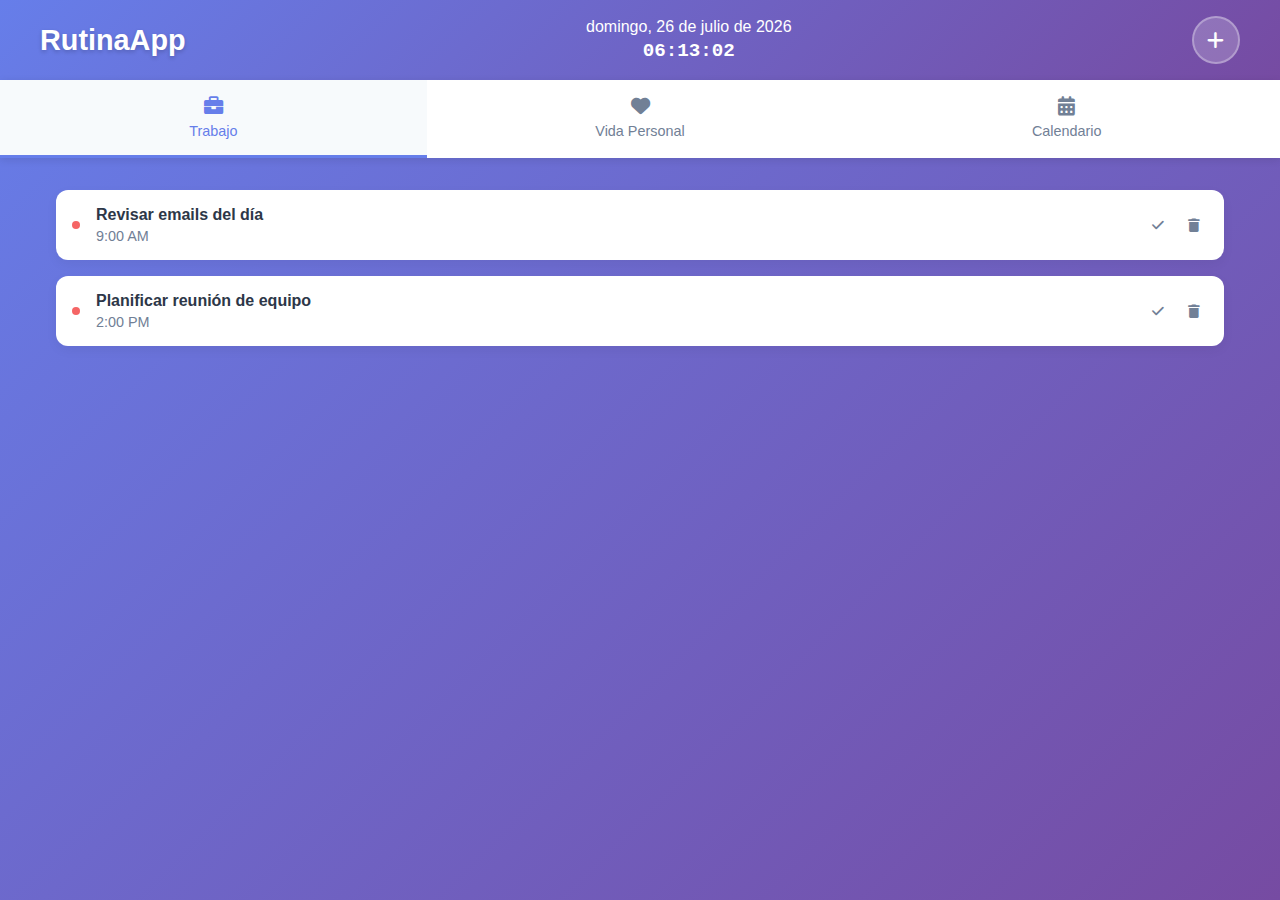
<file: index.html>
<!DOCTYPE html>
<html lang="es">
<head>
    <meta charset="UTF-8">
    <meta name="viewport" content="width=device-width, initial-scale=1.0">
    <title>RutinaApp - Organiza tu día</title>
    
    <!-- PWA Meta Tags -->
    <meta name="theme-color" content="#667eea">
    <meta name="apple-mobile-web-app-capable" content="yes">
    <meta name="apple-mobile-web-app-status-bar-style" content="default">
    <meta name="apple-mobile-web-app-title" content="RutinaApp">
    <link rel="apple-touch-icon" href="data:image/svg+xml,<svg xmlns='http://www.w3.org/2000/svg' viewBox='0 0 100 100'><text y='.9em' font-size='90'>📱</text></svg>">
    
    <!-- Manifest -->
    <link rel="manifest" href="manifest.json">
    
    <!-- Font Awesome -->
    <link rel="stylesheet" href="https://cdnjs.cloudflare.com/ajax/libs/font-awesome/6.0.0/css/all.min.css">
    
    <!-- Styles -->
    <link rel="stylesheet" href="styles.css">
</head>
<body>
    <!-- Header -->
    <header class="header">
        <div class="header-content">
            <h1 class="app-title">RutinaApp</h1>
            <div class="date-info">
                <div id="currentDate">Cargando...</div>
                <div id="currentTime">Cargando...</div>
            </div>
            <button class="add-task-btn" id="addTaskBtn">
                <i class="fas fa-plus"></i>
            </button>
        </div>
    </header>

    <!-- Navigation Tabs -->
    <nav class="tabs">
        <button class="tab-btn active" data-tab="work">
            <i class="fas fa-briefcase"></i>
            Trabajo
        </button>
        <button class="tab-btn" data-tab="life">
            <i class="fas fa-heart"></i>
            Vida Personal
        </button>
        <button class="tab-btn" data-tab="calendar">
            <i class="fas fa-calendar-alt"></i>
            Calendario
        </button>
    </nav>

    <!-- Tab Content -->
    <main class="main-content">
        <!-- Work Tab -->
        <div id="work-content" class="tab-content active">
            <div class="tasks-container" id="work-tasks"></div>
            <div id="emptyState" class="empty-state" style="display: none;"></div>
        </div>

        <!-- Life Tab -->
        <div id="life-content" class="tab-content">
            <div class="tasks-container" id="life-tasks"></div>
            <div id="emptyState" class="empty-state" style="display: none;"></div>
        </div>

        <!-- Calendar Tab -->
        <div id="calendar-content" class="tab-content">
            <!-- Today's Events -->
            <div class="calendar-section">
                <h3><i class="fas fa-calendar-day"></i> Eventos de Hoy</h3>
                <div id="todayEvents"></div>
            </div>

            <!-- Quick Actions -->
            <div class="calendar-section">
                <h3><i class="fas fa-bolt"></i> Acciones Rápidas</h3>
                <div class="quick-actions">
                    <button class="quick-action-btn work-schedule" id="addWorkScheduleBtn">
                        <i class="fas fa-clock"></i>
                        Horario de Trabajo 6x4
                    </button>
                    <button class="quick-action-btn weekly-meeting" id="addWeeklyMeetingBtn">
                        <i class="fas fa-users"></i>
                        Reunión Semanal
                    </button>
                </div>
            </div>

            <!-- Calendar View -->
            <div class="calendar-section">
                <h3><i class="fas fa-calendar-alt"></i> Vista del Calendario</h3>
                <div class="calendar-view">
                    <div class="calendar-header">
                        <button class="calendar-nav" id="prevMonth">
                            <i class="fas fa-chevron-left"></i>
                        </button>
                        <div class="current-month" id="currentMonth">Agosto 2025</div>
                        <button class="calendar-nav" id="nextMonth">
                            <i class="fas fa-chevron-right"></i>
                        </button>
                    </div>
                    <div class="calendar-grid" id="calendarGrid"></div>
                </div>
            </div>

            <!-- Selected Day Events -->
            <div class="calendar-section" id="selectedDayEvents" style="display: none;">
                <h3><i class="fas fa-calendar-day"></i> Eventos del día seleccionado</h3>
                <div class="events-list" id="selectedDayEventsList"></div>
            </div>

            <!-- Upcoming Events -->
            <div class="calendar-section">
                <h3><i class="fas fa-calendar-week"></i> Próximos Eventos</h3>
                <div class="events-list" id="upcomingEvents"></div>
            </div>
        </div>
    </main>

    <!-- Task Modal -->
    <div class="modal" id="taskModal">
        <div class="modal-content">
            <div class="modal-header">
                <h2>Nueva Tarea</h2>
                <button class="close-btn" id="closeModal">
                    <i class="fas fa-times"></i>
                </button>
            </div>
            <form id="taskForm">
                <div class="form-group">
                    <label for="taskTitle">Título</label>
                    <input type="text" id="taskTitle" required>
                </div>
                <div class="form-group">
                    <label for="taskCategory">Categoría</label>
                    <select id="taskCategory" required>
                        <option value="">Selecciona categoría</option>
                        <option value="work">Trabajo</option>
                        <option value="life">Vida Personal</option>
                    </select>
                </div>
                <div class="form-group">
                    <label for="taskTime">Hora</label>
                    <input type="time" id="taskTime" required>
                </div>
                <div class="form-group">
                    <label for="taskPriority">Prioridad</label>
                    <select id="taskPriority" required>
                        <option value="">Selecciona prioridad</option>
                        <option value="low">Baja</option>
                        <option value="medium">Media</option>
                        <option value="high">Alta</option>
                    </select>
                </div>
                
                <div class="form-group">
                    <label for="taskRecurring">¿Es una tarea recurrente?</label>
                    <select id="taskRecurring" onchange="toggleRecurringOptions()">
                        <option value="no">No, solo una vez</option>
                        <option value="yes">Sí, semanalmente</option>
                    </select>
                </div>
                
                <div id="recurringOptions" class="form-group" style="display: none;">
                    <label>Días de la semana:</label>
                    <div class="weekday-checkboxes">
                        <label class="checkbox-item">
                            <input type="checkbox" value="0"> Domingo
                        </label>
                        <label class="checkbox-item">
                            <input type="checkbox" value="1"> Lunes
                        </label>
                        <label class="checkbox-item">
                            <input type="checkbox" value="2"> Martes
                        </label>
                        <label class="checkbox-item">
                            <input type="checkbox" value="3"> Miércoles
                        </label>
                        <label class="checkbox-item">
                            <input type="checkbox" value="4"> Jueves
                        </label>
                        <label class="checkbox-item">
                            <input type="checkbox" value="5"> Viernes
                        </label>
                        <label class="checkbox-item">
                            <input type="checkbox" value="6"> Sábado
                        </label>
                    </div>
                </div>
                
                <div class="form-actions">
                    <button type="button" class="btn-secondary" id="cancelBtn">Cancelar</button>
                    <button type="submit" class="btn-primary">Crear Tarea</button>
                </div>
            </form>
        </div>
    </div>

    <!-- Work Schedule Modal -->
    <div class="modal" id="workScheduleModal">
        <div class="modal-content">
            <div class="modal-header">
                <h2>Configurar Horario de Trabajo 6x4</h2>
                <button class="close-btn" id="closeWorkScheduleModal">
                    <i class="fas fa-times"></i>
                </button>
            </div>
            <form id="workScheduleForm">
                <div class="form-group">
                    <label for="workStartDate">Fecha de inicio</label>
                    <input type="date" id="workStartDate" required>
                </div>
                <div class="form-group">
                    <label for="workStartTime">Hora de inicio</label>
                    <input type="time" id="workStartTime" required>
                </div>
                <div class="form-group">
                    <label for="workDescription">Descripción</label>
                    <input type="text" id="workDescription" placeholder="Ej: Turno de trabajo" required>
                </div>
                <div class="form-actions">
                    <button type="button" class="btn-secondary" id="cancelWorkSchedule">Cancelar</button>
                    <button type="submit" class="btn-primary">Configurar Horario</button>
                </div>
            </form>
        </div>
    </div>

    <!-- Weekly Meeting Modal -->
    <div class="modal" id="weeklyMeetingModal">
        <div class="modal-content">
            <div class="modal-header">
                <h2>Configurar Reunión Semanal</h2>
                <button class="close-btn" id="closeWeeklyMeetingModal">
                    <i class="fas fa-times"></i>
                </button>
            </div>
            <form id="weeklyMeetingForm">
                <div class="form-group">
                    <label>Días de la semana:</label>
                    <div class="weekday-checkboxes">
                        <label class="checkbox-item">
                            <input type="checkbox" value="0"> Domingo
                        </label>
                        <label class="checkbox-item">
                            <input type="checkbox" value="1"> Lunes
                        </label>
                        <label class="checkbox-item">
                            <input type="checkbox" value="2"> Martes
                        </label>
                        <label class="checkbox-item">
                            <input type="checkbox" value="3"> Miércoles
                        </label>
                        <label class="checkbox-item">
                            <input type="checkbox" value="4"> Jueves
                        </label>
                        <label class="checkbox-item">
                            <input type="checkbox" value="5"> Viernes
                        </label>
                        <label class="checkbox-item">
                            <input type="checkbox" value="6"> Sábado
                        </label>
                    </div>
                </div>
                <div class="form-group">
                    <label for="meetingTime">Hora de la reunión</label>
                    <input type="time" id="meetingTime" required>
                </div>
                <div class="form-group">
                    <label for="meetingDescription">Descripción</label>
                    <input type="text" id="meetingDescription" placeholder="Ej: Reunión de equipo" required>
                </div>
                <div class="form-actions">
                    <button type="button" class="btn-secondary" id="cancelWeeklyMeeting">Cancelar</button>
                    <button type="submit" class="btn-primary">Configurar Reunión</button>
                </div>
            </form>
        </div>
    </div>

    <!-- Scripts -->
    <script src="script.js" defer></script>
</body>
</html>
</file>
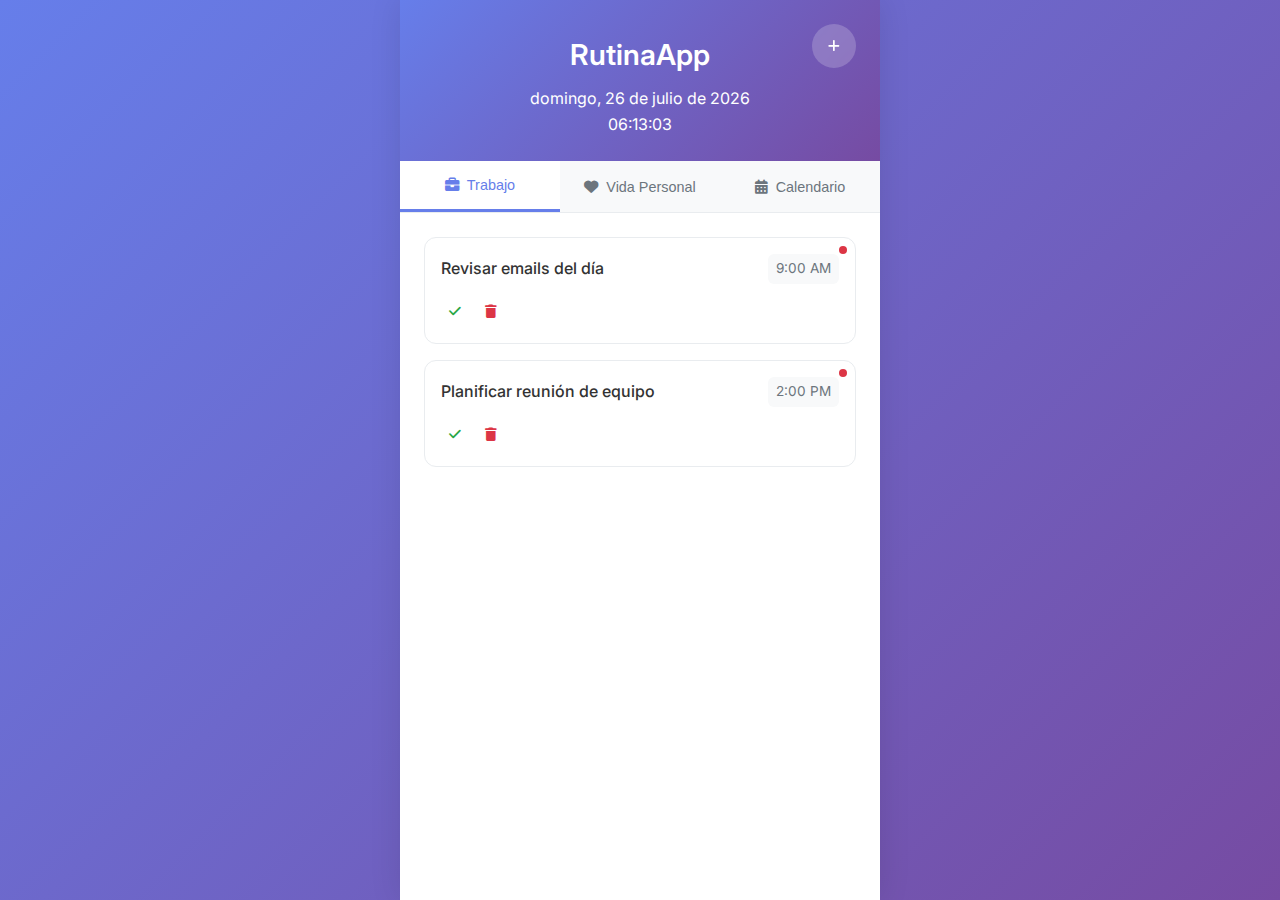
<file: index_new.html>
<!DOCTYPE html>
<html lang="es">
<head>
    <meta charset="UTF-8">
    <meta name="viewport" content="width=device-width, initial-scale=1.0">
    <title>RutinaApp - Gestor de Rutinas</title>
    
    <!-- PWA Meta Tags -->
    <meta name="theme-color" content="#667eea">
    <meta name="apple-mobile-web-app-capable" content="yes">
    <meta name="apple-mobile-web-app-status-bar-style" content="default">
    <meta name="apple-mobile-web-app-title" content="RutinaApp">
    <meta name="description" content="Aplicación minimalista para gestionar rutinas de trabajo y vida personal">
    
    <!-- PWA Links -->
    <link rel="manifest" href="manifest.json">
    <link rel="apple-touch-icon" href="[data-uri]">
    
    <!-- Styles -->
    <link rel="stylesheet" href="styles_new.css">
    <link href="https://fonts.googleapis.com/css2?family=Inter:wght@300;400;500;600&display=swap" rel="stylesheet">
    <link rel="stylesheet" href="https://cdnjs.cloudflare.com/ajax/libs/font-awesome/6.0.0/css/all.min.css">
</head>
<body>
    <div class="app-container">
        <!-- Header -->
        <header class="header">
            <div class="header-content">
                <h1>RutinaApp</h1>
                <div class="date-info" id="dateInfo">
                    <div class="current-date" id="currentDate">Cargando...</div>
                    <div class="current-time" id="currentTime">--:--</div>
                </div>
            </div>
            <button class="add-btn" id="addTaskBtn">
                <i class="fas fa-plus"></i>
            </button>
        </header>

        <!-- Tabs -->
        <div class="tabs">
            <button class="tab-btn active" data-tab="work">
                <i class="fas fa-briefcase"></i>
                Trabajo
            </button>
            <button class="tab-btn" data-tab="life">
                <i class="fas fa-heart"></i>
                Vida Personal
            </button>
            <button class="tab-btn" data-tab="calendar">
                <i class="fas fa-calendar-alt"></i>
                Calendario
            </button>
        </div>

        <!-- Content -->
        <main class="content">
            <!-- Work Tab -->
            <div class="tab-content active" id="work-content">
                <div class="tasks-container" id="work-tasks">
                    <!-- Tasks will be added here dynamically -->
                </div>
            </div>

            <!-- Life Tab -->
            <div class="tab-content" id="life-content">
                <div class="tasks-container" id="life-tasks">
                    <!-- Tasks will be added here dynamically -->
                </div>
            </div>

            <!-- Calendar Tab -->
            <div class="tab-content" id="calendar-content">
                <!-- Today's Events -->
                <div class="today-events">
                    <h3><i class="fas fa-bell"></i> Eventos de Hoy</h3>
                    <div class="events-container" id="todayEvents">
                        <!-- Today's events will be shown here -->
                    </div>
                </div>

                <!-- Quick Actions -->
                <div class="calendar-section">
                    <h3><i class="fas fa-bolt"></i> Acciones Rápidas</h3>
                    <div class="quick-actions">
                        <button id="addWorkScheduleBtn" class="quick-action-btn work-schedule">
                            <i class="fas fa-clock"></i>
                            Horario de Trabajo 6x4
                        </button>
                        <button id="addWeeklyMeetingBtn" class="quick-action-btn weekly-meeting">
                            <i class="fas fa-users"></i>
                            Reunión Semanal
                        </button>
                    </div>
                </div>

                <!-- Calendar View -->
                <div class="calendar-section">
                    <h3><i class="fas fa-calendar-alt"></i> Vista del Calendario</h3>
                    <div class="calendar-view">
                        <div class="calendar-header">
                            <div class="calendar-nav">
                                <button id="prevMonth" title="Mes anterior">
                                    <i class="fas fa-chevron-left"></i>
                                </button>
                                <button id="nextMonth" title="Mes siguiente">
                                    <i class="fas fa-chevron-right"></i>
                                </button>
                            </div>
                            <div id="currentMonth" class="current-month">Agosto 2025</div>
                        </div>
                        <div id="calendarGrid" class="calendar-grid">
                            <!-- Calendar days will be generated here -->
                        </div>
                    </div>
                </div>

                <!-- Selected Day Events -->
                <div class="events-display" id="selectedDayEvents" style="display: none;">
                    <h3><i class="fas fa-calendar-day"></i> Eventos del Día Seleccionado</h3>
                    <div id="selectedDayEventsList" class="events-list">
                        <!-- Events will be displayed here -->
                    </div>
                </div>

                <!-- Upcoming Events -->
                <div class="calendar-section">
                    <h3><i class="fas fa-calendar-week"></i> Próximos Eventos</h3>
                    <div id="upcomingEvents" class="events-list">
                        <!-- Upcoming events will be displayed here -->
                    </div>
                </div>
            </div>
        </main>

        <!-- Add Task Modal -->
        <div class="modal" id="taskModal">
            <div class="modal-content">
                <div class="modal-header">
                    <h2>Nueva Tarea</h2>
                    <button class="close-btn" id="closeModal">
                        <i class="fas fa-times"></i>
                    </button>
                </div>
                <form id="taskForm">
                    <div class="form-group">
                        <label for="taskTitle">Título</label>
                        <input type="text" id="taskTitle" name="taskTitle" required placeholder="¿Qué necesitas hacer?">
                    </div>
                    <div class="form-group">
                        <label for="taskCategory">Categoría</label>
                        <select id="taskCategory" name="taskCategory" required>
                            <option value="work">Trabajo</option>
                            <option value="life">Vida Personal</option>
                        </select>
                    </div>
                    <div class="form-group">
                        <label for="taskTime">Hora</label>
                        <input type="time" id="taskTime" name="taskTime" required>
                    </div>
                    <div class="form-group">
                        <label for="taskPriority">Prioridad</label>
                        <select id="taskPriority" required>
                            <option value="">Selecciona prioridad</option>
                            <option value="low">Baja</option>
                            <option value="medium">Media</option>
                            <option value="high">Alta</option>
                        </select>
                    </div>
                    
                    <div class="form-group">
                        <label for="taskRecurring">¿Es una tarea recurrente?</label>
                        <select id="taskRecurring" onchange="toggleRecurringOptions()">
                            <option value="no">No, solo una vez</option>
                            <option value="yes">Sí, semanalmente</option>
                        </select>
                    </div>
                    
                    <div id="recurringOptions" class="form-group" style="display: none;">
                        <label>Días de la semana:</label>
                        <div class="weekday-checkboxes">
                            <label class="checkbox-item">
                                <input type="checkbox" value="0"> Domingo
                            </label>
                            <label class="checkbox-item">
                                <input type="checkbox" value="1"> Lunes
                            </label>
                            <label class="checkbox-item">
                                <input type="checkbox" value="2"> Martes
                            </label>
                            <label class="checkbox-item">
                                <input type="checkbox" value="3"> Miércoles
                            </label>
                            <label class="checkbox-item">
                                <input type="checkbox" value="4"> Jueves
                            </label>
                            <label class="checkbox-item">
                                <input type="checkbox" value="5"> Viernes
                            </label>
                            <label class="checkbox-item">
                                <input type="checkbox" value="6"> Sábado
                            </label>
                        </div>
                    </div>
                    <div class="form-actions">
                        <button type="button" class="btn-secondary" id="cancelBtn">Cancelar</button>
                        <button type="submit" class="btn-primary">Crear Tarea</button>
                    </div>
                </form>
            </div>
        </div>

        <!-- Empty State -->
        <div class="empty-state" id="emptyState">
            <div class="empty-icon">
                <i class="fas fa-tasks"></i>
            </div>
            <h3>No hay tareas aún</h3>
            <p>Comienza creando tu primera tarea para organizar tu día</p>
        </div>

        <!-- Work Schedule Modal -->
        <div class="modal" id="workScheduleModal">
            <div class="modal-content">
                <div class="modal-header">
                    <h2>Configurar Horario de Trabajo 6x4</h2>
                    <button class="close-btn" id="closeWorkScheduleModal">
                        <i class="fas fa-times"></i>
                    </button>
                </div>
                <form id="workScheduleForm">
                    <div class="form-group">
                        <label for="workStartTime">Hora de Trabajo</label>
                        <input type="time" id="workStartTime" value="16:00" required>
                    </div>
                    <div class="form-group">
                        <label for="workStartDate">Fecha de Inicio</label>
                        <input type="date" id="workStartDate" required>
                    </div>
                    <div class="form-group">
                        <label for="workDescription">Descripción</label>
                        <input type="text" id="workDescription" value="Trabajo 6x4" placeholder="Descripción del trabajo">
                    </div>
                    <div class="form-actions">
                        <button type="button" class="btn-secondary" id="cancelWorkSchedule">Cancelar</button>
                        <button type="submit" class="btn-primary">Configurar Horario</button>
                    </div>
                </form>
            </div>
        </div>

        <!-- Weekly Meeting Modal -->
        <div class="modal" id="weeklyMeetingModal">
            <div class="modal-content">
                <div class="modal-header">
                    <h2>Configurar Reunión Semanal</h2>
                    <button class="close-btn" id="closeWeeklyMeetingModal">
                        <i class="fas fa-times"></i>
                    </button>
                </div>
                <form id="weeklyMeetingForm">
                    <div class="form-group">
                        <label for="meetingTime">Hora de la Reunión</label>
                        <input type="time" id="meetingTime" value="15:30" required>
                    </div>
                    <div class="form-group">
                        <label>Días de la Semana</label>
                        <div class="checkbox-group">
                            <label class="checkbox-label">
                                <input type="checkbox" name="meetingDays" value="3" checked> Miércoles
                            </label>
                            <label class="checkbox-label">
                                <input type="checkbox" name="meetingDays" value="5" checked> Viernes
                            </label>
                        </div>
                    </div>
                    <div class="form-group">
                        <label for="meetingDescription">Descripción</label>
                        <input type="text" id="meetingDescription" value="Reunión de trabajo" placeholder="Descripción de la reunión">
                    </div>
                    <div class="form-actions">
                        <button type="button" class="btn-secondary" id="cancelWeeklyMeeting">Cancelar</button>
                        <button type="submit" class="btn-primary">Configurar Reunión</button>
                    </div>
                </form>
            </div>
        </div>
    </div>

    <script src="script_simple.js" defer></script>
</body>
</html>
</file>
<file: styles.css>
/* Reset and Base Styles */
* {
    margin: 0;
    padding: 0;
    box-sizing: border-box;
}

body {
    font-family: -apple-system, BlinkMacSystemFont, 'Segoe UI', Roboto, Oxygen, Ubuntu, Cantarell, sans-serif;
    background: linear-gradient(135deg, #667eea 0%, #764ba2 100%);
    min-height: 100vh;
    color: #2d3748;
}

/* Header */
.header {
    background: linear-gradient(135deg, #667eea 0%, #764ba2 100%);
    color: white;
    padding: 1rem;
    box-shadow: 0 4px 12px rgba(0,0,0,0.1);
}

.header-content {
    display: flex;
    justify-content: space-between;
    align-items: center;
    max-width: 1200px;
    margin: 0 auto;
}

.app-title {
    font-size: 1.8rem;
    font-weight: 700;
    text-shadow: 0 2px 4px rgba(0,0,0,0.2);
}

.date-info {
    text-align: center;
    flex: 1;
    margin: 0 2rem;
}

#currentDate {
    font-size: 1rem;
    font-weight: 500;
    margin-bottom: 0.25rem;
}

#currentTime {
    font-size: 1.2rem;
    font-weight: 600;
    font-family: 'Courier New', monospace;
}

.add-task-btn {
    background: rgba(255,255,255,0.2);
    border: 2px solid rgba(255,255,255,0.3);
    color: white;
    width: 48px;
    height: 48px;
    border-radius: 50%;
    cursor: pointer;
    transition: all 0.3s ease;
    display: flex;
    align-items: center;
    justify-content: center;
    font-size: 1.2rem;
}

.add-task-btn:hover {
    background: rgba(255,255,255,0.3);
    border-color: rgba(255,255,255,0.5);
    transform: scale(1.05);
}

/* Navigation Tabs */
.tabs {
    display: flex;
    background: white;
    box-shadow: 0 2px 8px rgba(0,0,0,0.1);
    position: sticky;
    top: 0;
    z-index: 100;
}

.tab-btn {
    flex: 1;
    padding: 1rem;
    border: none;
    background: white;
    color: #718096;
    cursor: pointer;
    transition: all 0.3s ease;
    font-size: 0.9rem;
    font-weight: 500;
    display: flex;
    flex-direction: column;
    align-items: center;
    gap: 0.5rem;
}

.tab-btn:hover {
    background: #f7fafc;
    color: #4a5568;
}

.tab-btn.active {
    color: #667eea;
    border-bottom: 3px solid #667eea;
    background: #f7fafc;
}

.tab-btn i {
    font-size: 1.2rem;
}

/* Main Content */
.main-content {
    max-width: 1200px;
    margin: 0 auto;
    padding: 2rem 1rem;
}

.tab-content {
    display: none;
}

.tab-content.active {
    display: block;
}

/* Calendar Sections */
.calendar-section {
    background: white;
    border-radius: 12px;
    padding: 1.5rem;
    margin-bottom: 2rem;
    box-shadow: 0 4px 12px rgba(0,0,0,0.05);
}

.calendar-section h3 {
    color: #2d3748;
    margin-bottom: 1rem;
    font-size: 1.2rem;
    font-weight: 600;
    display: flex;
    align-items: center;
    gap: 0.5rem;
}

.calendar-section h3 i {
    color: #667eea;
}

/* Quick Actions */
.quick-actions {
    display: flex;
    gap: 1rem;
    flex-wrap: wrap;
}

.quick-action-btn {
    flex: 1;
    min-width: 200px;
    padding: 1rem;
    border: none;
    border-radius: 8px;
    cursor: pointer;
    font-weight: 500;
    transition: all 0.3s ease;
    display: flex;
    align-items: center;
    justify-content: center;
    gap: 0.5rem;
    font-size: 0.9rem;
}

.quick-action-btn.work-schedule {
    background: linear-gradient(135deg, #fc8181 0%, #f56565 100%);
    color: white;
}

.quick-action-btn.weekly-meeting {
    background: linear-gradient(135deg, #63b3ed 0%, #4299e1 100%);
    color: white;
}

.quick-action-btn:hover {
    transform: translateY(-2px);
    box-shadow: 0 8px 25px rgba(0,0,0,0.15);
}

/* Calendar View */
.calendar-view {
    background: #f7fafc;
    border-radius: 8px;
    padding: 1rem;
}

.calendar-header {
    display: flex;
    justify-content: space-between;
    align-items: center;
    margin-bottom: 1rem;
}

.calendar-nav {
    background: white;
    border: 1px solid #e2e8f0;
    border-radius: 6px;
    padding: 0.5rem 1rem;
    cursor: pointer;
    transition: all 0.3s ease;
    color: #4a5568;
}

.calendar-nav:hover {
    background: #f7fafc;
    border-color: #cbd5e0;
}

.current-month {
    font-size: 1.1rem;
    font-weight: 600;
    color: #2d3748;
}

.calendar-grid {
    display: grid;
    grid-template-columns: repeat(7, 1fr);
    gap: 4px;
}

.calendar-header-day {
    text-align: center;
    padding: 0.5rem;
    font-weight: 600;
    color: #718096;
    font-size: 0.8rem;
    text-transform: uppercase;
}

.calendar-day {
    aspect-ratio: 1;
    display: flex;
    align-items: center;
    justify-content: center;
    background: white;
    border: 1px solid #e2e8f0;
    border-radius: 6px;
    cursor: pointer;
    transition: all 0.3s ease;
    font-weight: 500;
    position: relative;
    font-size: 0.9rem;
}

.calendar-day:hover {
    background: #f7fafc;
    border-color: #cbd5e0;
    transform: scale(1.05);
}

.calendar-day.other-month {
    color: #a0aec0;
    background: #fafafa;
}

.calendar-day.today {
    background: #667eea;
    color: white;
    border-color: #667eea;
    font-weight: 600;
}

.calendar-day.has-event {
    position: relative;
}

.calendar-day.has-event::after {
    content: '';
    position: absolute;
    bottom: 6px;
    left: 50%;
    transform: translateX(-50%);
    width: 8px;
    height: 8px;
    border-radius: 50%;
    opacity: 0.7;
}

/* Calendar Event Indicators - Only Work Schedule and Weekly Meetings */
.calendar-day.has-event.work-schedule {
    border-color: #48bb78;
    background: linear-gradient(135deg, #f0fff4 0%, #e6fffa 100%);
    color: #22543d;
}

.calendar-day.has-event.work-schedule::after {
    background: #48bb78;
    box-shadow: 0 2px 4px rgba(72, 187, 120, 0.3);
}

.calendar-day.has-event.weekly-meeting {
    border-color: #4299e1;
    background: linear-gradient(135deg, #bee3f8 0%, #90cdf4 100%);
    color: #2a4365;
}

.calendar-day.has-event.weekly-meeting::after {
    background: #4299e1;
    box-shadow: 0 2px 4px rgba(66, 153, 225, 0.3);
}

.calendar-day.selected {
    background: #667eea !important;
    color: white !important;
    border-color: #667eea !important;
    transform: scale(1.1);
    z-index: 10;
}

/* Events Display */
.events-list {
    display: flex;
    flex-direction: column;
    gap: 0.75rem;
}

.event-item {
    background: linear-gradient(135deg, #f8fafc 0%, #f1f5f9 100%);
    border: 1px solid #e2e8f0;
    border-left: 4px solid #667eea;
    border-radius: 8px;
    padding: 1rem;
    transition: all 0.3s ease;
}

.event-item:hover {
    transform: translateX(4px);
    box-shadow: 0 4px 12px rgba(0,0,0,0.1);
}

.event-info {
    display: flex;
    gap: 1rem;
    align-items: flex-start;
}

.event-time {
    background: #667eea;
    color: white;
    padding: 0.25rem 0.5rem;
    border-radius: 4px;
    font-size: 0.8rem;
    font-weight: 600;
    min-width: 60px;
    text-align: center;
}

.event-title {
    font-weight: 600;
    color: #2d3748;
    margin-bottom: 0.25rem;
}

.event-type {
    color: #718096;
    font-size: 0.85rem;
}

/* Tasks */
.tasks-container {
    display: flex;
    flex-direction: column;
    gap: 1rem;
}

.task-item {
    background: white;
    border-radius: 12px;
    padding: 1rem;
    box-shadow: 0 4px 12px rgba(0,0,0,0.05);
    transition: all 0.3s ease;
    position: relative;
    display: flex;
    align-items: center;
    gap: 1rem;
}

.task-item:hover {
    transform: translateY(-2px);
    box-shadow: 0 8px 25px rgba(0,0,0,0.1);
}

.task-item.completed {
    opacity: 0.6;
}

.task-item.completed .task-title {
    text-decoration: line-through;
}

.task-priority {
    width: 8px;
    height: 8px;
    border-radius: 50%;
    flex-shrink: 0;
}

.task-priority.priority-high {
    background: #f56565;
}

.task-priority.priority-medium {
    background: #ed8936;
}

.task-priority.priority-low {
    background: #48bb78;
}

.task-header {
    flex: 1;
}

.task-title {
    font-weight: 600;
    color: #2d3748;
    margin-bottom: 0.25rem;
}

.task-time {
    color: #718096;
    font-size: 0.9rem;
}

.task-actions {
    display: flex;
    gap: 0.5rem;
}

.action-btn {
    background: none;
    border: none;
    padding: 0.5rem;
    border-radius: 6px;
    cursor: pointer;
    transition: all 0.3s ease;
    color: #718096;
}

.action-btn:hover {
    background: #f7fafc;
    color: #4a5568;
}

.action-btn.complete:hover {
    color: #48bb78;
}

.action-btn.delete:hover {
    color: #f56565;
}

/* Empty State */
.empty-state {
    text-align: center;
    padding: 3rem 1rem;
    color: #718096;
}

.empty-icon {
    font-size: 4rem;
    color: #cbd5e0;
    margin-bottom: 1rem;
}

.empty-state h3 {
    color: #4a5568;
    margin-bottom: 0.5rem;
}

/* Modals */
.modal {
    display: none;
    position: fixed;
    top: 0;
    left: 0;
    width: 100%;
    height: 100%;
    background: rgba(0,0,0,0.5);
    z-index: 1000;
    backdrop-filter: blur(4px);
}

.modal.active {
    display: flex;
    align-items: center;
    justify-content: center;
}

.modal-content {
    background: white;
    border-radius: 12px;
    padding: 2rem;
    max-width: 500px;
    width: 90%;
    max-height: 90vh;
    overflow-y: auto;
    box-shadow: 0 20px 60px rgba(0,0,0,0.3);
    animation: modalSlideIn 0.3s ease;
}

@keyframes modalSlideIn {
    from {
        opacity: 0;
        transform: translateY(-20px);
    }
    to {
        opacity: 1;
        transform: translateY(0);
    }
}

.modal-header {
    display: flex;
    justify-content: space-between;
    align-items: center;
    margin-bottom: 1.5rem;
}

.modal-header h2 {
    color: #2d3748;
    font-size: 1.5rem;
}

.close-btn {
    background: none;
    border: none;
    font-size: 1.5rem;
    color: #718096;
    cursor: pointer;
    padding: 0.5rem;
    border-radius: 6px;
    transition: all 0.3s ease;
}

.close-btn:hover {
    background: #f7fafc;
    color: #4a5568;
}

/* Form Styles */
.form-group {
    margin-bottom: 1.5rem;
}

.form-group label {
    display: block;
    margin-bottom: 0.5rem;
    color: #2d3748;
    font-weight: 500;
}

.form-group input,
.form-group select {
    width: 100%;
    padding: 0.75rem;
    border: 2px solid #e2e8f0;
    border-radius: 8px;
    font-size: 1rem;
    transition: all 0.3s ease;
    background: white;
}

.form-group input:focus,
.form-group select:focus {
    outline: none;
    border-color: #667eea;
    box-shadow: 0 0 0 3px rgba(102, 126, 234, 0.1);
}

/* Weekday Checkboxes */
.weekday-checkboxes {
    display: grid;
    grid-template-columns: repeat(auto-fit, minmax(120px, 1fr));
    gap: 0.5rem;
    margin-top: 0.5rem;
}

.checkbox-item {
    display: flex;
    align-items: center;
    gap: 0.5rem;
    cursor: pointer;
    padding: 0.5rem;
    border-radius: 6px;
    transition: all 0.3s ease;
}

.checkbox-item:hover {
    background: #f7fafc;
}

.checkbox-item input[type="checkbox"] {
    width: auto;
    margin: 0;
}

/* Form Actions */
.form-actions {
    display: flex;
    gap: 1rem;
    justify-content: flex-end;
    margin-top: 2rem;
}

.btn-primary,
.btn-secondary {
    padding: 0.75rem 1.5rem;
    border: none;
    border-radius: 8px;
    font-size: 1rem;
    font-weight: 500;
    cursor: pointer;
    transition: all 0.3s ease;
}

.btn-primary {
    background: linear-gradient(135deg, #667eea 0%, #764ba2 100%);
    color: white;
}

.btn-primary:hover {
    transform: translateY(-2px);
    box-shadow: 0 8px 25px rgba(102, 126, 234, 0.3);
}

.btn-secondary {
    background: #e2e8f0;
    color: #4a5568;
}

.btn-secondary:hover {
    background: #cbd5e0;
}

/* Notifications */
.notification {
    position: fixed;
    top: 20px;
    right: 20px;
    background: #667eea;
    color: white;
    padding: 1rem 1.5rem;
    border-radius: 8px;
    box-shadow: 0 4px 12px rgba(0,0,0,0.15);
    z-index: 1001;
    transform: translateX(100%);
    transition: transform 0.3s ease;
    max-width: 300px;
}

.notification-content {
    display: flex;
    align-items: center;
    gap: 0.75rem;
}

.notification i {
    font-size: 1.2rem;
}

/* Responsive Design */
@media (max-width: 768px) {
    .header-content {
        flex-direction: column;
        gap: 1rem;
        text-align: center;
    }
    
    .date-info {
        margin: 0;
        order: -1;
    }
    
    .tabs {
        flex-wrap: wrap;
    }
    
    .tab-btn {
        min-width: 120px;
        font-size: 0.8rem;
    }
    
    .quick-actions {
        flex-direction: column;
    }
    
    .quick-action-btn {
        min-width: auto;
    }
    
    .calendar-grid {
        gap: 2px;
    }
    
    .calendar-day {
        font-size: 0.8rem;
    }
    
    .modal-content {
        padding: 1.5rem;
        margin: 1rem;
    }
    
    .weekday-checkboxes {
        grid-template-columns: 1fr;
    }
    
    .form-actions {
        flex-direction: column;
    }
    
    .btn-primary,
    .btn-secondary {
        width: 100%;
    }
}

@media (max-width: 480px) {
    .app-title {
        font-size: 1.5rem;
    }
    
    .main-content {
        padding: 1rem 0.5rem;
    }
    
    .calendar-section {
        padding: 1rem;
        margin-bottom: 1rem;
    }
    
    .task-item {
        padding: 0.75rem;
    }
    
    .task-actions {
        flex-direction: column;
    }
}
</file>
<file: styles_new.css>
﻿/* Reset and Base Styles */
* {
    margin: 0;
    padding: 0;
    box-sizing: border-box;
}

body {
    font-family: "Inter", -apple-system, BlinkMacSystemFont, "Segoe UI", Roboto, sans-serif;
    background: linear-gradient(135deg, #667eea 0%, #764ba2 100%);
    min-height: 100vh;
    color: #333;
    line-height: 1.6;
}

.app-container {
    max-width: 480px;
    margin: 0 auto;
    background: #fff;
    min-height: 100vh;
    box-shadow: 0 0 30px rgba(0, 0, 0, 0.1);
    position: relative;
}

/* Header */
.header {
    background: linear-gradient(135deg, #667eea 0%, #764ba2 100%);
    color: white;
    padding: 2rem 1.5rem 1.5rem;
    text-align: center;
    position: relative;
}

.header h1 {
    font-size: 1.8rem;
    font-weight: 600;
    margin-bottom: 0.5rem;
}

.add-btn {
    position: absolute;
    top: 1.5rem;
    right: 1.5rem;
    background: rgba(255, 255, 255, 0.2);
    border: none;
    color: white;
    width: 44px;
    height: 44px;
    border-radius: 50%;
    cursor: pointer;
    transition: all 0.3s ease;
    backdrop-filter: blur(10px);
}

.add-btn:hover {
    background: rgba(255, 255, 255, 0.3);
    transform: scale(1.05);
}

/* Tabs */
.tabs {
    display: flex;
    background: #f8f9fa;
    border-bottom: 1px solid #e9ecef;
}

.tab-btn {
    flex: 1;
    padding: 1rem;
    border: none;
    background: transparent;
    color: #6c757d;
    cursor: pointer;
    transition: all 0.3s ease;
    font-size: 0.9rem;
    font-weight: 500;
    display: flex;
    align-items: center;
    justify-content: center;
    gap: 0.5rem;
}

.tab-btn.active {
    color: #667eea;
    background: white;
    border-bottom: 3px solid #667eea;
}

.tab-btn:hover {
    background: rgba(102, 126, 234, 0.1);
}

/* Content */
.content {
    padding: 1.5rem;
}

.tab-content {
    display: none;
}

.tab-content.active {
    display: block;
}

/* Tasks Container */
.tasks-container {
    display: flex;
    flex-direction: column;
    gap: 1rem;
}

.task-item {
    background: white;
    border: 1px solid #e9ecef;
    border-radius: 12px;
    padding: 1rem;
    transition: all 0.3s ease;
    cursor: pointer;
    position: relative;
    overflow: hidden;
}

.task-item:hover {
    transform: translateY(-2px);
    box-shadow: 0 8px 25px rgba(0, 0, 0, 0.1);
}

.task-item.completed {
    opacity: 0.6;
    background: #f8f9fa;
}

.task-item.completed .task-title {
    text-decoration: line-through;
    color: #6c757d;
}

.task-header {
    display: flex;
    align-items: center;
    justify-content: space-between;
    margin-bottom: 0.5rem;
}

.task-title {
    font-weight: 500;
    color: #333;
    font-size: 1rem;
}

.task-time {
    font-size: 0.85rem;
    color: #6c757d;
    background: #f8f9fa;
    padding: 0.25rem 0.5rem;
    border-radius: 6px;
}

.task-priority {
    position: absolute;
    top: 0.5rem;
    right: 0.5rem;
    width: 8px;
    height: 8px;
    border-radius: 50%;
}

.priority-high {
    background: #dc3545;
}

.priority-medium {
    background: #ffc107;
}

.priority-low {
    background: #28a745;
}

.task-actions {
    display: flex;
    gap: 0.5rem;
    margin-top: 0.75rem;
}

.action-btn {
    background: none;
    border: none;
    padding: 0.5rem;
    cursor: pointer;
    border-radius: 6px;
    transition: all 0.2s ease;
    color: #6c757d;
}

.action-btn:hover {
    background: #f8f9fa;
    color: #333;
}

.action-btn.complete {
    color: #28a745;
}

.action-btn.delete {
    color: #dc3545;
}

/* Modal */
.modal {
    display: none;
    position: fixed;
    top: 0;
    left: 0;
    width: 100%;
    height: 100%;
    background: rgba(0, 0, 0, 0.5);
    z-index: 1000;
    backdrop-filter: blur(5px);
}

.modal.active {
    display: flex;
    align-items: center;
    justify-content: center;
}

.modal-content {
    background: white;
    border-radius: 16px;
    padding: 2rem;
    width: 90%;
    max-width: 400px;
    max-height: 90vh;
    overflow-y: auto;
    box-shadow: 0 20px 60px rgba(0, 0, 0, 0.3);
}

.modal-header {
    display: flex;
    align-items: center;
    justify-content: space-between;
    margin-bottom: 1.5rem;
}

.modal-header h2 {
    color: #333;
    font-weight: 600;
}

.close-btn {
    background: none;
    border: none;
    font-size: 1.2rem;
    color: #6c757d;
    cursor: pointer;
    padding: 0.5rem;
    border-radius: 6px;
    transition: all 0.2s ease;
}

.close-btn:hover {
    background: #f8f9fa;
    color: #333;
}

/* Form */
.form-group {
    margin-bottom: 1.5rem;
}

.form-group label {
    display: block;
    margin-bottom: 0.5rem;
    color: #333;
    font-weight: 500;
    font-size: 0.9rem;
}

.form-group input,
.form-group select {
    width: 100%;
    padding: 0.75rem;
    border: 2px solid #e9ecef;
    border-radius: 8px;
    font-size: 1rem;
    transition: all 0.3s ease;
    background: white;
}

.form-group input:focus,
.form-group select:focus {
    outline: none;
    border-color: #667eea;
    box-shadow: 0 0 0 3px rgba(102, 126, 234, 0.1);
}

.form-actions {
    display: flex;
    gap: 1rem;
    margin-top: 2rem;
}

.btn-primary,
.btn-secondary {
    flex: 1;
    padding: 0.75rem 1.5rem;
    border: none;
    border-radius: 8px;
    font-size: 1rem;
    font-weight: 500;
    cursor: pointer;
    transition: all 0.3s ease;
}

.btn-primary {
    background: linear-gradient(135deg, #667eea 0%, #764ba2 100%);
    color: white;
}

.btn-primary:hover {
    transform: translateY(-1px);
    box-shadow: 0 8px 25px rgba(102, 126, 234, 0.3);
}

.btn-secondary {
    background: #f8f9fa;
    color: #6c757d;
    border: 1px solid #e9ecef;
    border-radius: 8px;
}

.btn-secondary:hover {
    background: #e9ecef;
    color: #333;
}

/* Empty State */
.empty-state {
    text-align: center;
    padding: 3rem 1.5rem;
    color: #6c757d;
}

.empty-icon {
    font-size: 3rem;
    margin-bottom: 1rem;
    color: #dee2e6;
}

.empty-state h3 {
    margin-bottom: 0.5rem;
    color: #495057;
}

/* Responsive Design */
@media (max-width: 480px) {
    .app-container {
        margin: 0;
        box-shadow: none;
    }
    
    .header {
        padding: 1.5rem 1rem 1rem;
    }
    
    .header h1 {
        font-size: 1.5rem;
    }
    
    .content {
        padding: 1rem;
    }
    
    .modal-content {
        padding: 1.5rem;
        margin: 1rem;
    }
    
    .form-actions {
        flex-direction: column;
    }
}

/* Animations */
@keyframes fadeIn {
    from {
        opacity: 0;
        transform: translateY(20px);
    }
    to {
        opacity: 1;
        transform: translateY(0);
    }
}

.task-item {
    animation: fadeIn 0.3s ease;
}

/* Custom Scrollbar */
::-webkit-scrollbar {
    width: 6px;
}

::-webkit-scrollbar-track {
    background: #f1f1f1;
    border-radius: 3px;
}

::-webkit-scrollbar-thumb {
    background: #c1c1c1;
    border-radius: 3px;
}

::-webkit-scrollbar-thumb:hover {
    background: #a8a8a8;
}

/* Calendar Styles - Improved Design */
.calendar-content {
    padding: 1.5rem;
    background: white;
    border-radius: 16px;
    box-shadow: 0 4px 20px rgba(0, 0, 0, 0.08);
    margin-top: 1rem;
}

.calendar-section {
    margin-bottom: 2rem;
}

.calendar-section h3 {
    color: #2d3748;
    font-size: 1.25rem;
    font-weight: 600;
    margin-bottom: 1rem;
    display: flex;
    align-items: center;
    gap: 0.5rem;
}

.calendar-section h3 i {
    color: #667eea;
}

.quick-actions {
    display: grid;
    grid-template-columns: 1fr 1fr;
    gap: 1rem;
    margin-bottom: 2rem;
}

.quick-action-btn {
    background: linear-gradient(135deg, #667eea 0%, #764ba2 100%);
    color: white;
    border: none;
    padding: 1rem;
    border-radius: 12px;
    font-weight: 500;
    cursor: pointer;
    transition: all 0.3s ease;
    display: flex;
    align-items: center;
    justify-content: center;
    gap: 0.5rem;
    box-shadow: 0 4px 15px rgba(102, 126, 234, 0.3);
}

.quick-action-btn:hover {
    transform: translateY(-2px);
    box-shadow: 0 6px 20px rgba(102, 126, 234, 0.4);
}

.quick-action-btn i {
    font-size: 1.1rem;
}

.calendar-view {
    background: #f8fafc;
    border-radius: 16px;
    padding: 1.5rem;
    margin-bottom: 2rem;
}

.calendar-header {
    display: flex;
    align-items: center;
    justify-content: space-between;
    margin-bottom: 1.5rem;
}

.calendar-nav {
    display: flex;
    align-items: center;
    gap: 1rem;
}

.calendar-nav button {
    background: white;
    border: 2px solid #e2e8f0;
    color: #4a5568;
    width: 40px;
    height: 40px;
    border-radius: 10px;
    cursor: pointer;
    transition: all 0.2s ease;
    display: flex;
    align-items: center;
    justify-content: center;
}

.calendar-nav button:hover {
    border-color: #667eea;
    color: #667eea;
    transform: scale(1.05);
}

.calendar-nav button i {
    font-size: 0.9rem;
}

.current-month {
    font-size: 1.5rem;
    font-weight: 700;
    color: #2d3748;
}

.calendar-grid {
    display: grid;
    grid-template-columns: repeat(7, 1fr);
    gap: 8px;
    max-width: 100%;
}

.calendar-header-day {
    text-align: center;
    font-weight: 600;
    color: #718096;
    font-size: 0.875rem;
    padding: 0.75rem 0;
    text-transform: uppercase;
    letter-spacing: 0.5px;
}

.calendar-day {
    aspect-ratio: 1;
    display: flex;
    align-items: center;
    justify-content: center;
    background: white;
    border: 2px solid transparent;
    border-radius: 12px;
    cursor: pointer;
    transition: all 0.2s ease;
    font-weight: 500;
    color: #2d3748;
    position: relative;
    font-size: 0.95rem;
}

.calendar-day:hover {
    background: #f7fafc;
    border-color: #cbd5e0;
    transform: scale(1.05);
}

.calendar-day.other-month {
    color: #a0aec0;
    background: #f7fafc;
}

.calendar-day.today {
    background: linear-gradient(135deg, #667eea 0%, #764ba2 100%);
    color: white;
    border-color: #667eea;
    font-weight: 600;
    box-shadow: 0 4px 15px rgba(102, 126, 234, 0.3);
}

.calendar-day.has-event {
    border-color: #48bb78;
    background: linear-gradient(135deg, #f0fff4 0%, #e6fffa 100%);
    color: #22543d;
    font-weight: 600;
}

.calendar-day.has-event::after {
    content: '';
    position: absolute;
    bottom: 4px;
    left: 50%;
    transform: translateX(-50%);
    width: 6px;
    height: 6px;
    background: #48bb78;
    border-radius: 50%;
}

.calendar-day.selected {
    background: linear-gradient(135deg, #48bb78 0%, #38a169 100%);
    color: white;
    border-color: #48bb78;
    transform: scale(1.1);
    box-shadow: 0 6px 20px rgba(72, 187, 120, 0.4);
}

/* Event Display Styles */
.events-display {
    background: white;
    border-radius: 16px;
    padding: 1.5rem;
    box-shadow: 0 4px 20px rgba(0, 0, 0, 0.08);
    margin-top: 1rem;
}

.events-display h3 {
    color: #2d3748;
    font-size: 1.25rem;
    font-weight: 600;
    margin-bottom: 1rem;
    display: flex;
    align-items: center;
    gap: 0.5rem;
}

.events-display h3 i {
    color: #48bb78;
}

.events-list {
    display: flex;
    flex-direction: column;
    gap: 0.75rem;
}

.event-item {
    background: #f8fafc;
    border-radius: 12px;
    padding: 1rem;
    border-left: 4px solid #667eea;
    transition: all 0.2s ease;
}

.event-item:hover {
    background: #f1f5f9;
    transform: translateX(4px);
}

.event-info {
    display: flex;
    align-items: center;
    gap: 1rem;
}

.event-time {
    background: #667eea;
    color: white;
    padding: 0.5rem 0.75rem;
    border-radius: 8px;
    font-size: 0.875rem;
    font-weight: 600;
    min-width: 80px;
    text-align: center;
}

.event-title {
    font-weight: 600;
    color: #2d3748;
    margin-bottom: 0.25rem;
}

.event-type {
    font-size: 0.875rem;
    color: #718096;
}

/* Responsive Calendar */
@media (max-width: 768px) {
    .calendar-grid {
        gap: 4px;
    }
    
    .calendar-day {
        font-size: 0.875rem;
        border-radius: 8px;
    }
    
    .quick-actions {
        grid-template-columns: 1fr;
    }
    
    .calendar-header {
        flex-direction: column;
        gap: 1rem;
        align-items: stretch;
    }
    
    .current-month {
        text-align: center;
        font-size: 1.25rem;
    }
}

/* Additional Calendar Improvements */
.calendar-content {
    background: linear-gradient(135deg, #f8fafc 0%, #f1f5f9 100%);
    padding: 2rem;
    border-radius: 20px;
    box-shadow: 0 8px 32px rgba(0, 0, 0, 0.1);
    margin-top: 1.5rem;
}

.calendar-section {
    background: white;
    border-radius: 16px;
    padding: 1.5rem;
    margin-bottom: 1.5rem;
    box-shadow: 0 4px 20px rgba(0, 0, 0, 0.08);
    border: 1px solid #e2e8f0;
}

.calendar-section:last-child {
    margin-bottom: 0;
}

.calendar-section h3 {
    color: #1a202c;
    font-size: 1.35rem;
    font-weight: 700;
    margin-bottom: 1.25rem;
    display: flex;
    align-items: center;
    gap: 0.75rem;
    padding-bottom: 0.75rem;
    border-bottom: 2px solid #e2e8f0;
}

.calendar-section h3 i {
    color: #667eea;
    font-size: 1.2rem;
}

.quick-actions {
    display: grid;
    grid-template-columns: 1fr 1fr;
    gap: 1.25rem;
    margin-bottom: 2rem;
}

.quick-action-btn {
    background: linear-gradient(135deg, #667eea 0%, #764ba2 100%);
    color: white;
    border: none;
    padding: 1.25rem 1rem;
    border-radius: 16px;
    font-weight: 600;
    font-size: 1rem;
    cursor: pointer;
    transition: all 0.3s cubic-bezier(0.4, 0, 0.2, 1);
    display: flex;
    align-items: center;
    justify-content: center;
    gap: 0.75rem;
    box-shadow: 0 8px 25px rgba(102, 126, 234, 0.3);
    position: relative;
    overflow: hidden;
}

.quick-action-btn::before {
    content: '';
    position: absolute;
    top: 0;
    left: -100%;
    width: 100%;
    height: 100%;
    background: linear-gradient(90deg, transparent, rgba(255, 255, 255, 0.2), transparent);
    transition: left 0.5s;
}

.quick-action-btn:hover::before {
    left: 100%;
}

.quick-action-btn:hover {
    transform: translateY(-3px) scale(1.02);
    box-shadow: 0 12px 35px rgba(102, 126, 234, 0.4);
}

.quick-action-btn:active {
    transform: translateY(-1px) scale(1.01);
}

.quick-action-btn i {
    font-size: 1.2rem;
}

.calendar-view {
    background: linear-gradient(135deg, #f8fafc 0%, #f1f5f9 100%);
    border-radius: 20px;
    padding: 2rem;
    margin-bottom: 2rem;
    border: 1px solid #e2e8f0;
    box-shadow: inset 0 2px 4px rgba(0, 0, 0, 0.06);
}

.calendar-header {
    display: flex;
    align-items: center;
    justify-content: space-between;
    margin-bottom: 2rem;
    padding: 0 0.5rem;
}

.calendar-nav {
    display: flex;
    align-items: center;
    gap: 1rem;
}

.calendar-nav button {
    background: white;
    border: 2px solid #e2e8f0;
    color: #4a5568;
    width: 44px;
    height: 44px;
    border-radius: 12px;
    cursor: pointer;
    transition: all 0.2s cubic-bezier(0.4, 0, 0.2, 1);
    display: flex;
    align-items: center;
    justify-content: center;
    box-shadow: 0 2px 8px rgba(0, 0, 0, 0.1);
}

.calendar-nav button:hover {
    border-color: #667eea;
    color: #667eea;
    transform: scale(1.1);
    box-shadow: 0 4px 16px rgba(102, 126, 234, 0.2);
}

.calendar-nav button:active {
    transform: scale(1.05);
}

.calendar-nav button i {
    font-size: 1rem;
    font-weight: 600;
}

.current-month {
    font-size: 1.75rem;
    font-weight: 800;
    color: #1a202c;
    text-shadow: 0 1px 2px rgba(0, 0, 0, 0.1);
    letter-spacing: -0.5px;
}

.calendar-grid {
    display: grid;
    grid-template-columns: repeat(7, 1fr);
    gap: 10px;
    max-width: 100%;
}

.calendar-header-day {
    text-align: center;
    font-weight: 700;
    color: #4a5568;
    font-size: 0.9rem;
    padding: 1rem 0;
    text-transform: uppercase;
    letter-spacing: 1px;
    background: rgba(255, 255, 255, 0.8);
    border-radius: 10px;
    backdrop-filter: blur(10px);
}

.calendar-day {
    aspect-ratio: 1;
    display: flex;
    align-items: center;
    justify-content: center;
    background: white;
    border: 2px solid transparent;
    border-radius: 16px;
    cursor: pointer;
    transition: all 0.3s cubic-bezier(0.4, 0, 0.2, 1);
    font-weight: 600;
    color: #2d3748;
    position: relative;
    font-size: 1rem;
    box-shadow: 0 2px 8px rgba(0, 0, 0, 0.08);
    user-select: none;
}

.calendar-day:hover {
    background: #f7fafc;
    border-color: #cbd5e0;
    transform: translateY(-2px) scale(1.05);
    box-shadow: 0 8px 25px rgba(0, 0, 0, 0.15);
}

.calendar-day.other-month {
    color: #a0aec0;
    background: #f7fafc;
    opacity: 0.6;
}

.calendar-day.today {
    background: linear-gradient(135deg, #667eea 0%, #764ba2 100%);
    color: white;
    border-color: #667eea;
    font-weight: 700;
    box-shadow: 0 8px 25px rgba(102, 126, 234, 0.4);
    transform: scale(1.05);
}

.calendar-day.has-event {
    border-color: #48bb78;
    background: linear-gradient(135deg, #f0fff4 0%, #e6fffa 100%);
    color: #22543d;
    font-weight: 700;
    border-width: 3px;
}

.calendar-day.has-event::after {
    content: '';
    position: absolute;
    bottom: 6px;
    left: 50%;
    transform: translateX(-50%);
    width: 8px;
    height: 8px;
    background: #6c757d;
    border-radius: 50%;
    opacity: 0.7;
}

.calendar-day.selected {
    background: linear-gradient(135deg, #48bb78 0%, #38a169 100%);
    color: white;
    border-color: #48bb78;
    transform: scale(1.15);
    box-shadow: 0 12px 35px rgba(72, 187, 120, 0.5);
    z-index: 10;
}

/* Event Display Styles */
.events-display {
    background: white;
    border-radius: 20px;
    padding: 2rem;
    box-shadow: 0 8px 32px rgba(0, 0, 0, 0.1);
    margin-top: 1.5rem;
    border: 1px solid #e2e8f0;
    animation: slideInUp 0.5s ease-out;
}

@keyframes slideInUp {
    from {
        opacity: 0;
        transform: translateY(20px);
    }
    to {
        opacity: 1;
        transform: translateY(0);
    }
}

.events-display h3 {
    color: #1a202c;
    font-size: 1.35rem;
    font-weight: 700;
    margin-bottom: 1.5rem;
    display: flex;
    align-items: center;
    gap: 0.75rem;
    padding-bottom: 1rem;
    border-bottom: 2px solid #e2e8f0;
}

.events-display h3 i {
    color: #48bb78;
    font-size: 1.2rem;
}

.events-list {
    display: flex;
    flex-direction: column;
    gap: 1rem;
}

/* Event Items - Simplified Colors */
.event-item {
    background: linear-gradient(135deg, #f8fafc 0%, #f1f5f9 100%);
    border-radius: 16px;
    padding: 1.25rem;
    border-left: 5px solid #667eea;
    transition: all 0.3s cubic-bezier(0.4, 0, 0.2, 1);
    box-shadow: 0 2px 8px rgba(0, 0, 0, 0.08);
    border: 1px solid #e2e8f0;
}

.event-item:hover {
    background: linear-gradient(135deg, #f1f5f9 0%, #e2e8f0 100%);
    transform: translateX(6px) scale(1.02);
    box-shadow: 0 8px 25px rgba(0, 0, 0, 0.15);
}

.event-info {
    display: flex;
    align-items: center;
    gap: 1.25rem;
}

.event-time {
    background: linear-gradient(135deg, #667eea 0%, #764ba2 100%);
    color: white;
    padding: 0.75rem 1rem;
    border-radius: 12px;
    font-size: 0.9rem;
    font-weight: 700;
    min-width: 90px;
    text-align: center;
    box-shadow: 0 4px 15px rgba(102, 126, 234, 0.3);
    text-transform: uppercase;
    letter-spacing: 0.5px;
}

.event-title {
    font-weight: 700;
    color: #1a202c;
    margin-bottom: 0.5rem;
    font-size: 1.1rem;
}

.event-type {
    font-size: 0.9rem;
    color: #4a5568;
    font-weight: 500;
    background: rgba(102, 126, 234, 0.1);
    padding: 0.25rem 0.75rem;
    border-radius: 20px;
    display: inline-block;
}

/* Responsive Calendar */
@media (max-width: 768px) {
    .calendar-content {
        padding: 1rem;
        margin-top: 1rem;
    }
    
    .calendar-section {
        padding: 1rem;
        margin-bottom: 1rem;
    }
    
    .calendar-grid {
        gap: 6px;
    }
    
    .calendar-day {
        font-size: 0.875rem;
        border-radius: 12px;
    }
    
    .quick-actions {
        grid-template-columns: 1fr;
        gap: 1rem;
    }
    
    .calendar-header {
        flex-direction: column;
        gap: 1rem;
        align-items: stretch;
    }
    
    .current-month {
        text-align: center;
        font-size: 1.5rem;
    }
    
    .calendar-view {
        padding: 1rem;
    }
    
    .events-display {
        padding: 1.5rem;
    }
}

/* Event Type Specific Colors - REMOVED */
/* All events now use the same neutral styling */

/* Quick Action Buttons with Different Colors */
.quick-action-btn.work-schedule {
    background: linear-gradient(135deg, #f56565 0%, #e53e3e 100%);
    box-shadow: 0 8px 25px rgba(245, 101, 101, 0.3);
}

.quick-action-btn.work-schedule:hover {
    box-shadow: 0 12px 35px rgba(245, 101, 101, 0.4);
}

.quick-action-btn.weekly-meeting {
    background: linear-gradient(135deg, #4299e1 0%, #3182ce 100%);
    box-shadow: 0 8px 25px rgba(66, 153, 225, 0.3);
}

.quick-action-btn.weekly-meeting:hover {
    box-shadow: 0 12px 35px rgba(66, 153, 225, 0.4);
}

/* Recurring Task Options */
.weekday-checkboxes {
    display: grid;
    grid-template-columns: repeat(2, 1fr);
    gap: 0.75rem;
    margin-top: 0.5rem;
}

.checkbox-item {
    display: flex;
    align-items: center;
    gap: 0.5rem;
    cursor: pointer;
    padding: 0.5rem;
    border-radius: 8px;
    transition: background-color 0.2s ease;
}

.checkbox-item:hover {
    background-color: #f7fafc;
}

.checkbox-item input[type="checkbox"] {
    width: 18px;
    height: 18px;
    accent-color: #667eea;
    cursor: pointer;
}

.checkbox-item input[type="checkbox"]:checked + span {
    color: #667eea;
    font-weight: 600;
}

/* Calendar Task Indicators */
.calendar-day.has-task {
    position: relative;
}

.calendar-day.has-task::before {
    display: none; /* Hide the gray dot for recurring tasks */
}

/* Calendar Event Indicators - Simplified */
.calendar-day.has-event {
    position: relative;
}

.calendar-day.has-event::after {
    content: '';
    position: absolute;
    bottom: 6px;
    left: 50%;
    transform: translateX(-50%);
    width: 8px;
    height: 8px;
    background: #6c757d;
    border-radius: 50%;
    opacity: 0.7;
}

/* Remove specific event type colors from calendar */
.calendar-day.has-event.work-schedule,
.calendar-day.has-event.weekly-meeting,
.calendar-day.has-event.mixed-events {
    border-color: transparent;
    background: white;
    color: #2d3748;
}

.calendar-day.has-event.work-schedule::after,
.calendar-day.has-event.weekly-meeting::after,
.calendar-day.has-event.mixed-events::after {
    background: #6c757d;
}

/* Calendar Event Indicators - Only Work Schedule and Weekly Meetings */
.calendar-day.has-event {
    position: relative;
}

.calendar-day.has-event::after {
    content: '';
    position: absolute;
    bottom: 6px;
    left: 50%;
    transform: translateX(-50%);
    width: 8px;
    height: 8px;
    border-radius: 50%;
    opacity: 0.7;
}

/* Only Work Schedule (Green) */
.calendar-day.has-event.work-schedule {
    border-color: #48bb78;
    background: linear-gradient(135deg, #f0fff4 0%, #e6fffa 100%);
    color: #22543d;
}

.calendar-day.has-event.work-schedule::after {
    background: #48bb78;
    box-shadow: 0 2px 4px rgba(72, 187, 120, 0.3);
}

/* Only Weekly Meeting (Blue) */
.calendar-day.has-event.weekly-meeting {
    border-color: #4299e1;
    background: linear-gradient(135deg, #bee3f8 0%, #90cdf4 100%);
    color: #2a4365;
}

.calendar-day.has-event.weekly-meeting::after {
    background: #4299e1;
    box-shadow: 0 2px 4px rgba(66, 153, 225, 0.3);
}
</file>
